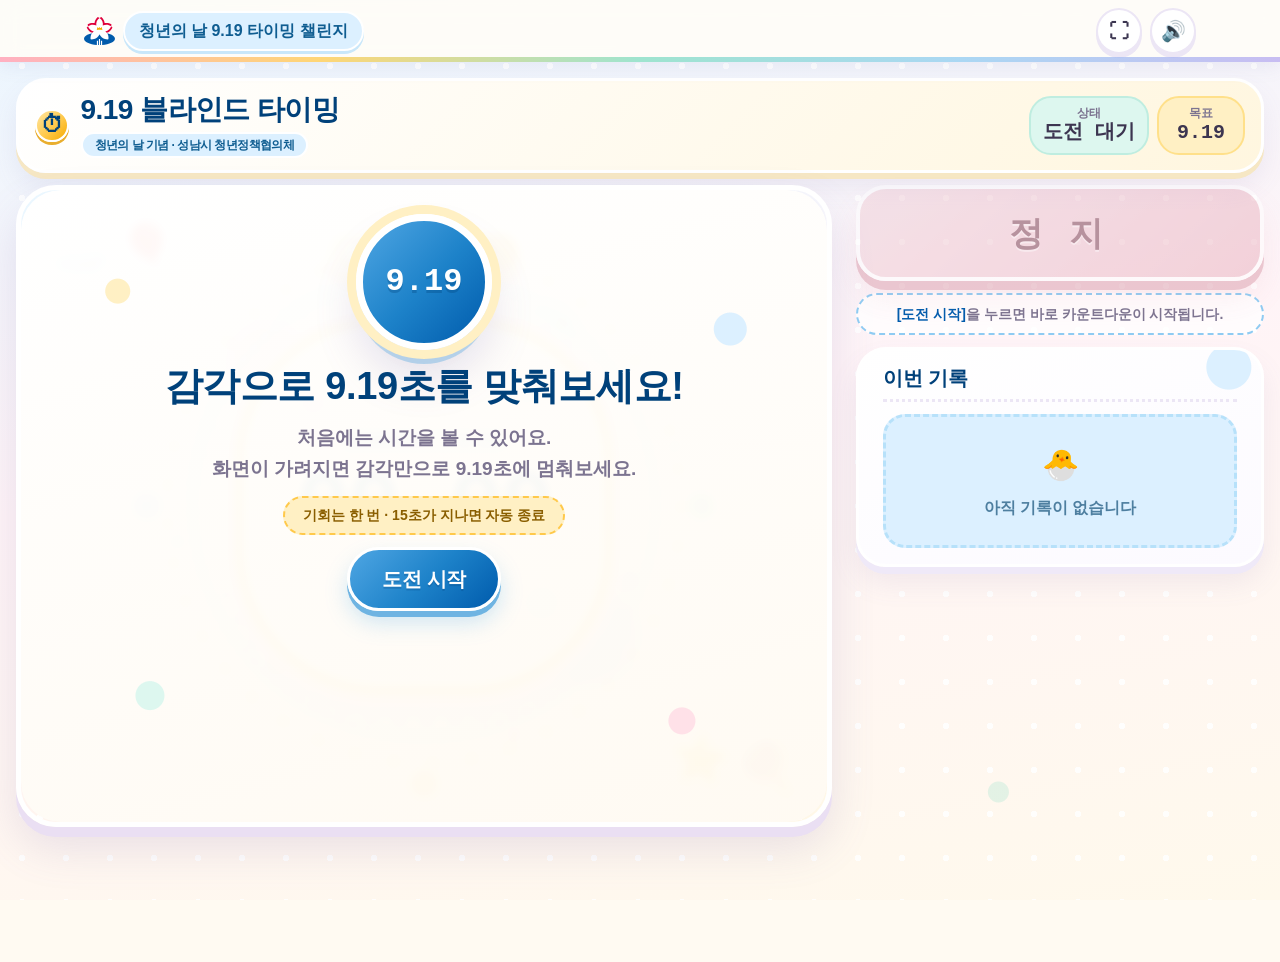
<file: index.html>
<!DOCTYPE html>
<html lang="ko">
<head>
<meta charset="utf-8">
<meta name="viewport" content="width=device-width, initial-scale=1, viewport-fit=cover">
<title>청년의 날 9.19 블라인드 타이밍 챌린지 | 성남시 청년정책협의체</title>
<meta name="description" content="성남시 청년정책협의체가 청년의 날을 기념해 여는 타이밍 챌린지입니다. 화면이 가려진 뒤 감각만으로 9.19초를 맞혀 보세요.">
<meta name="theme-color" content="#8FCBF2">
<meta name="format-detection" content="telephone=no">

<link rel="stylesheet" href="./css/tokens.css">
<link rel="stylesheet" href="./css/base.css">
<link rel="stylesheet" href="./css/components.css">
<link rel="stylesheet" href="./css/game-shell.css">
<link rel="stylesheet" href="./css/game.css">
</head>
<body>

<a class="skip-link" href="#main">본문 바로가기</a>

<!-- 헤더 (SNM.ui.mountHeader 가 이 자리를 치환) -->
<div id="appHeader"></div>

<main id="main" class="game-shell" tabindex="-1">
  <div class="game-shell__body">

    <!-- 제목과 HUD 를 한 덩어리로 묶어 전체폭 블록 수를 줄인다 -->
    <div class="game-bar">
      <h1 class="game-title">
        <span class="game-title__icon" aria-hidden="true">⏱</span>
        <span class="game-title__text">9.19 블라인드 타이밍
          <small>청년의 날 기념 · 성남시 청년정책협의체</small>
        </span>
      </h1>

      <div class="hud">
        <div class="hud__item">
          <span class="hud__label">상태</span>
          <span class="hud__value" id="hudTurn">도전 대기</span>
        </div>
        <div class="hud__item">
          <span class="hud__label">목표</span>
          <span class="hud__value num">9.19</span>
        </div>
      </div>
    </div>

    <div class="game-layout">
    <div class="game-stage" id="stage">

      <!-- 미니멀 스톱워치: 기존 wheel-* 클래스는 롤백 호환을 위해 유지 -->
      <div class="wheel-wrap" id="wheelWrap">
        <div class="time-fx" aria-hidden="true">
          <i></i><i></i><i></i><i></i><i></i><i></i><i></i><i></i>
        </div>
        <div class="pulse-aura pulse-aura--one" aria-hidden="true"></div>
        <div class="pulse-aura pulse-aura--two" aria-hidden="true"></div>
        <div class="wheel-goal" aria-hidden="true"><span></span> 목표 시간 9.19초</div>
        <div class="wheel-rotor" id="wheelRotor"></div>

        <div class="wheel-plate" id="plate">
          <div class="wheel-plate__mascot" id="plateMascot" aria-hidden="true" hidden></div>
          <div class="wheel-plate__mark" aria-hidden="true">SEONGNAM · 9.19</div>
          <div class="wheel-plate__big num" id="bigTime">00.00</div>
          <div class="wheel-plate__sub" id="segLabel">대기 중</div>
        </div>
      </div>

      <!-- 블라인드 커튼 (5~7초 이후 화면 전체를 가린다) -->
      <div class="curtain" id="curtain" aria-hidden="true">
        <div class="curtain__panel curtain__panel--top"></div>
        <div class="curtain__panel curtain__panel--bottom"></div>
        <div class="curtain__center">
          <div class="curtain__mascot" id="curtainMascot" hidden></div>
          <div class="curtain__timer-mark" aria-hidden="true">◉</div>
          <p class="curtain__title">이제 감각으로!</p>
          <p class="curtain__desc">9.19초라고 느껴지는 순간 <b>정지</b></p>
        </div>
      </div>

      <p class="sr-only" id="live" aria-live="polite"></p>

      <!-- 참가자 설정 오버레이 -->
      <div class="start-overlay setup" id="setupOverlay">
        <div class="setup__mascot" id="setupMascot" hidden></div>
        <div class="setup__timer-mark" aria-hidden="true">9.19</div>
        <h2>감각으로 9.19초를 맞춰보세요!</h2>
        <p class="setup__lead">
          <span>처음에는 시간을 볼 수 있어요.</span>
          <span class="setup__lead-line">화면이 가려지면 감각만으로 <b>9.19초</b>에 멈춰보세요.</span>
        </p>
        <p class="setup__rule">기회는 한 번 · 15초가 지나면 자동 종료</p>

        <ul class="setup__list" id="nameList" hidden></ul>

        <div class="setup__row" hidden>
          <button class="btn btn--ghost btn--sm" id="addPlayerBtn" type="button">+ 참가자 추가</button>
          <button class="btn btn--ghost btn--sm" id="blindModeBtn" type="button" aria-pressed="true">
            가림 시점: <b id="blindModeLabel">5~7초 랜덤</b>
          </button>
        </div>

        <button class="btn btn--primary btn--lg" id="startBtn" type="button">도전 시작</button>
      </div>

      <!-- 차례 안내 오버레이 -->
      <div class="start-overlay ready" id="readyOverlay" hidden>
        <div class="ready__mascot" id="readyMascot" hidden></div>
        <p class="ready__turn" id="readyTurn">1번째 차례</p>
        <h2 class="ready__name" id="readyName">참가자 1</h2>
        <p class="ready__desc">
          시작하면 <b>3 · 2 · 1</b> 카운트다운 후 시간이 흐릅니다.<br>
          기회는 <b>단 한 번</b>, 9.19초에 멈추세요!
        </p>
        <button class="btn btn--primary btn--lg" id="readyBtn" type="button">준비 완료 · 시작</button>
      </div>

    </div>

    <aside class="game-side">
    <div class="game-controls">
      <button class="btn btn--primary btn--lg btn--block" id="stopBtn" type="button" disabled>정 지</button>
    </div>

    <p class="game-hint" id="hint"><b>[도전 시작]</b>을 누르면 바로 카운트다운이 시작됩니다.</p>

    <!-- 진행 현황판 -->
    <section class="board" id="board" aria-labelledby="boardTitle">
      <header class="board__head">
        <h2 id="boardTitle" class="board__title">이번 기록</h2>
        <button class="btn btn--ghost btn--sm btn--reset" id="resetBtn" type="button" hidden>🗑 기록 초기화</button>
      </header>
      <ul class="board__list" id="boardList"></ul>
    </section>

    <!-- 히든 미션 보드 (적중 시 공개) -->
    <section class="missions" id="missionBoard" hidden aria-labelledby="missionTitle">
      <header class="board__head">
        <h2 id="missionTitle" class="board__title">🎁 히든 미션</h2>
        <span class="chip chip--gold" id="missionCount">0 / 5 공개</span>
      </header>
      <ul class="missions__list" id="missionList"></ul>
    </section>
    </aside>
    </div>

  </div>
</main>

<script src="./js/core/util.js"></script>
<script src="./js/core/store.js"></script>
<script src="./js/core/audio.js"></script>
<script src="./js/core/mascot.js"></script>
<script src="./js/core/ui.js"></script>
<script src="./js/game.js"></script>
</body>
</html>
</file>
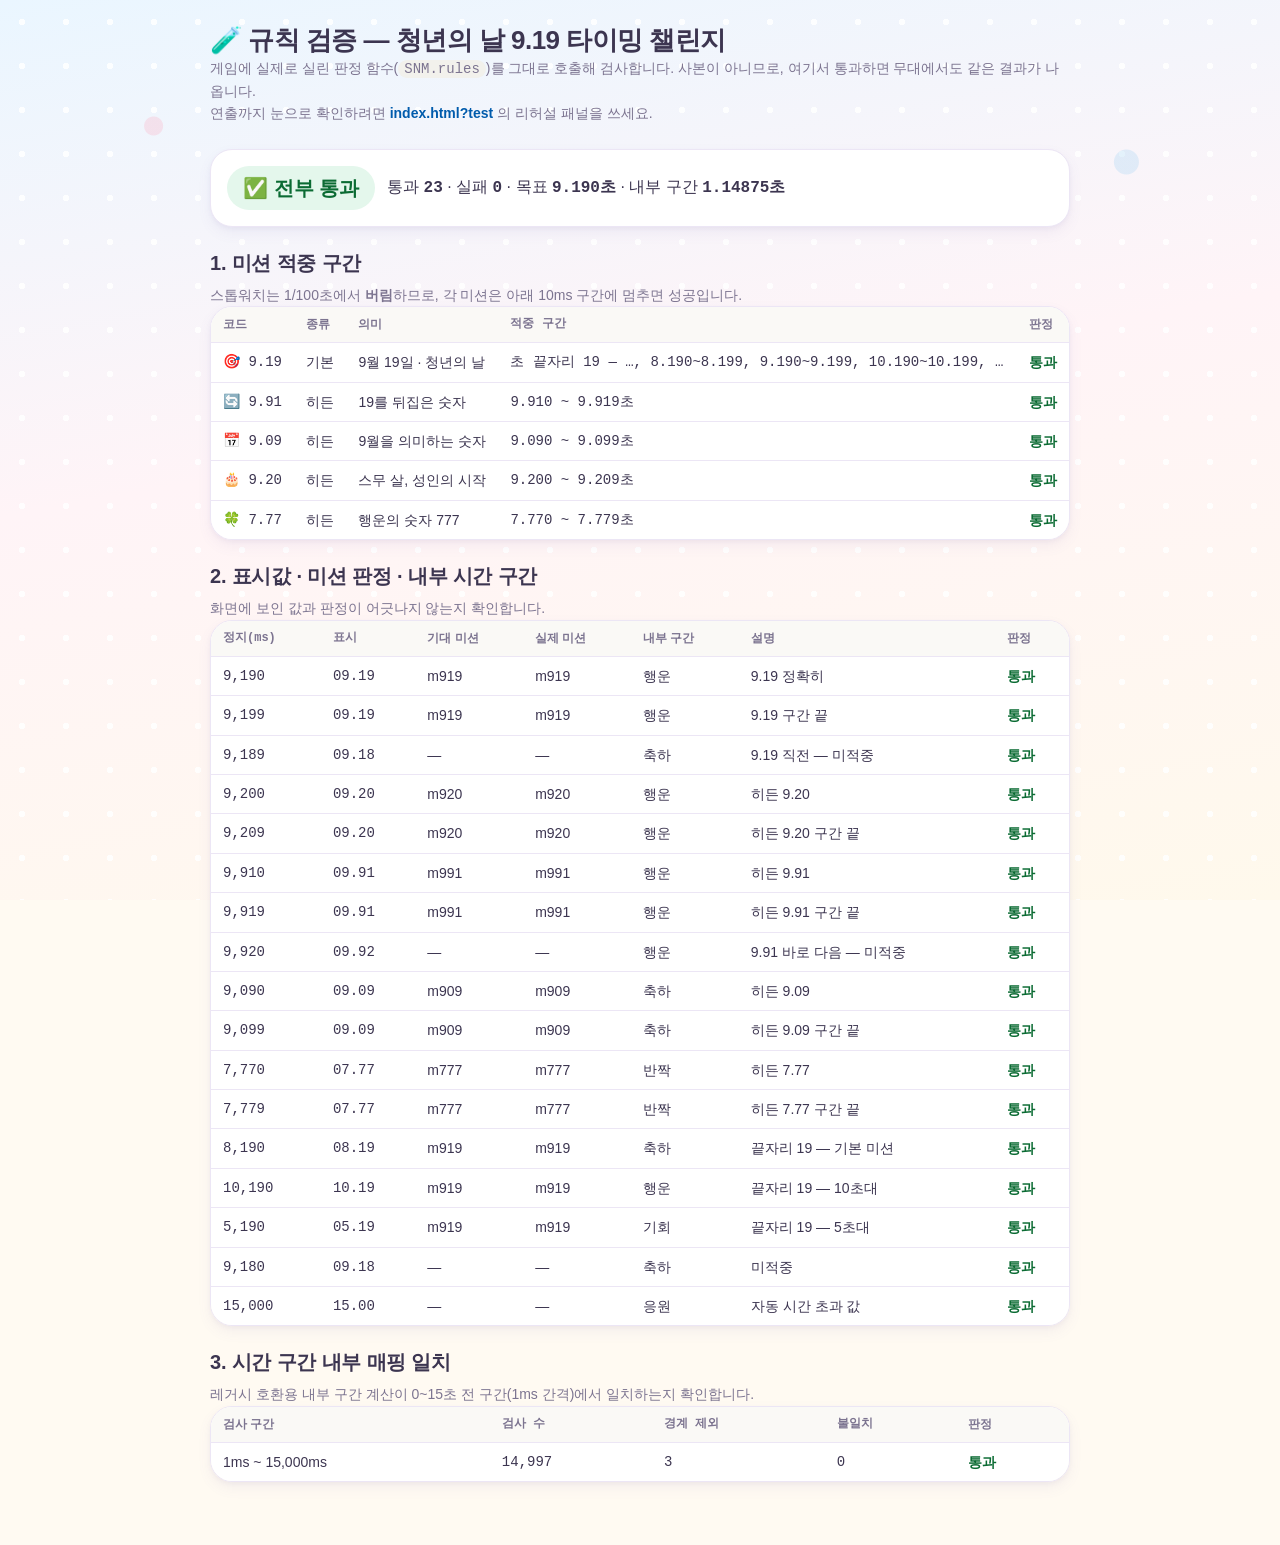
<file: test.html>
<!DOCTYPE html>
<html lang="ko">
<head>
<meta charset="utf-8">
<meta name="viewport" content="width=device-width, initial-scale=1">
<title>규칙 검증 · 청년의 날 9.19 타이밍 챌린지</title>
<link rel="stylesheet" href="./css/tokens.css">
<link rel="stylesheet" href="./css/base.css">
<link rel="stylesheet" href="./css/components.css">
<style>
  body{ padding:var(--sp-5) var(--sp-4) var(--sp-8); }
  .wrap{ max-width:860px; margin-inline:auto; display:flex; flex-direction:column; gap:var(--sp-5); }
  h1{ font-size:var(--fs-xl); }
  h2{ font-size:var(--fs-lg); margin-bottom:var(--sp-2); }
  .lead{ color:var(--c-text-sub); font-size:var(--fs-sm); }
  .summary{
    display:flex; align-items:center; gap:var(--sp-3); flex-wrap:wrap;
    padding:var(--sp-4); border-radius:var(--r-md);
    background:var(--c-surface); border:1px solid var(--c-border); box-shadow:var(--sh-1);
  }
  .summary__badge{
    padding:6px 16px; border-radius:var(--r-pill);
    font-weight:800; font-size:var(--fs-lg);
  }
  .summary__badge.pass{ background:#E4F7EC; color:#0B6B33; }
  .summary__badge.fail{ background:#FFE5EC; color:var(--sn-red-dark); }
  table{ width:100%; border-collapse:collapse; font-size:var(--fs-sm); background:var(--c-surface); }
  .scroll{ overflow-x:auto; border:1px solid var(--c-border); border-radius:var(--r-md); box-shadow:var(--sh-1); }
  th,td{ padding:8px 12px; text-align:left; border-bottom:1px solid var(--c-border); white-space:nowrap; }
  th{ background:var(--sn-gray-50); font-size:var(--fs-xs); color:var(--c-text-sub); }
  tr:last-child td{ border-bottom:0; }
  td.num, th.num{ font-family:var(--font-num); font-variant-numeric:tabular-nums; }
  .ok{ color:#0B6B33; font-weight:800; }
  .no{ color:var(--sn-red); font-weight:800; }
  tr.is-fail td{ background:#FFF0F4; }
  code{ font-family:var(--font-num); background:var(--sn-gray-100); padding:1px 6px; border-radius:var(--r-xs); }
  .back{ font-weight:700; }
</style>
</head>
<body>
<div class="wrap">

  <header>
    <h1>🧪 규칙 검증 — 청년의 날 9.19 타이밍 챌린지</h1>
    <p class="lead">
      게임에 실제로 실린 판정 함수(<code>SNM.rules</code>)를 그대로 호출해 검사합니다.
      사본이 아니므로, 여기서 통과하면 무대에서도 같은 결과가 나옵니다.
      <br>연출까지 눈으로 확인하려면 <a class="back" href="./index.html?test">index.html?test</a> 의 리허설 패널을 쓰세요.
    </p>
  </header>

  <div class="summary" id="summary"></div>

  <section>
    <h2>1. 미션 적중 구간</h2>
    <p class="lead">스톱워치는 1/100초에서 <b>버림</b>하므로, 각 미션은 아래 10ms 구간에 멈추면 성공입니다.</p>
    <div class="scroll"><table id="windows"></table></div>
  </section>

  <section>
    <h2>2. 표시값 · 미션 판정 · 내부 시간 구간</h2>
    <p class="lead">화면에 보인 값과 판정이 어긋나지 않는지 확인합니다.</p>
    <div class="scroll"><table id="cases"></table></div>
  </section>

  <section>
    <h2>3. 시간 구간 내부 매핑 일치</h2>
    <p class="lead">레거시 호환용 내부 구간 계산이 0~15초 전 구간(1ms 간격)에서 일치하는지 확인합니다.</p>
    <div class="scroll"><table id="sweep"></table></div>
  </section>

</div>

<script src="./js/core/util.js"></script>
<script src="./js/core/store.js"></script>
<script src="./js/core/audio.js"></script>
<script src="./js/core/mascot.js"></script>
<script src="./js/core/ui.js"></script>
<script src="./js/game.js"></script>
<script>
(function () {
  'use strict';
  var R = SNM.rules;
  var pass = 0, fail = 0;

  function mark(ok) { ok ? pass++ : fail++; return ok ? '<span class="ok">통과</span>' : '<span class="no">실패</span>'; }
  function ids(list) { return list.length ? list.join(', ') : '—'; }

  /* ── 1. 미션 적중 구간 ── */
  var wrows = '<tr><th>코드</th><th>종류</th><th>의미</th><th class="num">적중 구간</th><th>판정</th></tr>';
  R.MISSIONS.forEach(function (m) {
    var lo = m.cs * 10, hi = lo + 9;
    var range = (m.kind === 'basic')
      ? '초 끝자리 19 — …, 8.190~8.199, 9.190~9.199, 10.190~10.199, …'
      : (lo / 1000).toFixed(3) + ' ~ ' + (hi / 1000).toFixed(3) + '초';
    // 구간의 양 끝과 바로 바깥이 기대대로인지 확인
    var ok = R.evalMissions(lo).indexOf(m.id) >= 0 &&
             R.evalMissions(hi).indexOf(m.id) >= 0 &&
             R.evalMissions(lo - 1).indexOf(m.id) < 0 &&
             R.evalMissions(hi + 1).indexOf(m.id) < 0;
    wrows += '<tr class="' + (ok ? '' : 'is-fail') + '"><td class="num">' + m.icon + ' ' + m.code + '</td>' +
             '<td>' + (m.kind === 'basic' ? '기본' : '히든') + '</td>' +
             '<td>' + m.title + '</td>' +
             '<td class="num">' + range + '</td><td>' + mark(ok) + '</td></tr>';
  });
  document.getElementById('windows').innerHTML = wrows;

  /* ── 2. 표시값 · 판정 · 명소 ── */
  var CASES = [
    [9190,  '09.19', ['m919'], '9.19 정확히'],
    [9199,  '09.19', ['m919'], '9.19 구간 끝'],
    [9189,  '09.18', [],       '9.19 직전 — 미적중'],
    [9200,  '09.20', ['m920'], '히든 9.20'],
    [9209,  '09.20', ['m920'], '히든 9.20 구간 끝'],
    [9910,  '09.91', ['m991'], '히든 9.91'],
    [9919,  '09.91', ['m991'], '히든 9.91 구간 끝'],
    [9920,  '09.92', [],       '9.91 바로 다음 — 미적중'],
    [9090,  '09.09', ['m909'], '히든 9.09'],
    [9099,  '09.09', ['m909'], '히든 9.09 구간 끝'],
    [7770,  '07.77', ['m777'], '히든 7.77'],
    [7779,  '07.77', ['m777'], '히든 7.77 구간 끝'],
    [8190,  '08.19', ['m919'], '끝자리 19 — 기본 미션'],
    [10190, '10.19', ['m919'], '끝자리 19 — 10초대'],
    [5190,  '05.19', ['m919'], '끝자리 19 — 5초대'],
    [9180,  '09.18', [],       '미적중'],
    [15000, '15.00', [],       '자동 시간 초과 값']
  ];
  var crows = '<tr><th class="num">정지(ms)</th><th class="num">표시</th><th>기대 미션</th><th>실제 미션</th>' +
              '<th>내부 구간</th><th>설명</th><th>판정</th></tr>';
  CASES.forEach(function (c) {
    var got = R.evalMissions(c[0]);
    var shown = R.fmt(c[0]);
    var ok = (shown === c[1]) && (got.join(',') === c[2].join(','));
    crows += '<tr class="' + (ok ? '' : 'is-fail') + '">' +
             '<td class="num">' + c[0].toLocaleString('ko-KR') + '</td>' +
             '<td class="num">' + shown + '</td>' +
             '<td>' + ids(c[2]) + '</td><td>' + ids(got) + '</td>' +
             '<td>' + R.segAt(c[0]).short + '</td>' +
             '<td>' + c[3] + '</td><td>' + mark(ok) + '</td></tr>';
  });
  document.getElementById('cases').innerHTML = crows;

  /* ── 3. 각도 ↔ 명소 스윕 ── */
  // 레거시 호환용 각도 구간과 시간 구간이 동일한지 확인한다.
  function segByAngle(ms) {
    var A = (ms / R.TARGET_MS) * 360;
    var L = (360 - (A % 360)) % 360;
    var k = Math.floor(L / 45) % 8;
    return R.SEGMENTS[7 - k];
  }
  var bad = [], skipped = 0;
  for (var ms = 1; ms <= 15000; ms++) {
    if (ms % R.SEG_MS === 0) { skipped++; continue; }     // 칸 경계선 위 — 판정 대상 아님
    if (segByAngle(ms).short !== R.segAt(ms).short) bad.push(ms);
  }
  var sweepOK = (bad.length === 0);
  document.getElementById('sweep').innerHTML =
    '<tr><th>검사 구간</th><th class="num">검사 수</th><th class="num">경계 제외</th>' +
    '<th class="num">불일치</th><th>판정</th></tr>' +
    '<tr class="' + (sweepOK ? '' : 'is-fail') + '"><td>1ms ~ 15,000ms</td>' +
    '<td class="num">' + (15000 - skipped).toLocaleString('ko-KR') + '</td>' +
    '<td class="num">' + skipped + '</td>' +
    '<td class="num">' + bad.length + (bad.length ? ' (' + bad.slice(0, 8).join(', ') + '…)' : '') + '</td>' +
    '<td>' + mark(sweepOK) + '</td></tr>';

  /* ── 요약 ── */
  document.getElementById('summary').innerHTML =
    '<span class="summary__badge ' + (fail ? 'fail' : 'pass') + '">' +
      (fail ? '❌ ' + fail + '건 실패' : '✅ 전부 통과') + '</span>' +
    '<span>통과 <b class="num">' + pass + '</b> · 실패 <b class="num">' + fail + '</b>' +
    ' · 목표 <b class="num">' + R.fmt3(R.TARGET_MS) + '초</b>' +
    ' · 내부 구간 <b class="num">' + (R.SEG_MS / 1000).toFixed(5) + '초</b></span>';
})();
</script>
</body>
</html>
</file>
<file: css/tokens.css>
/* ============================================================
   성남 미니게임 랜드 — 디자인 토큰
   성남시 CI 컬러 기반 + 파스텔 캔디 레이어(아기자기 톤).
   모든 CSS 파일보다 먼저 로드할 것.
   ============================================================ */
:root{
  /* 현재 노출 화면의 성남시 CI 기반 이벤트 팔레트. */
  --event-navy:#00417A; --event-violet:#005BAC; --event-mint:#4D96D6;
  --event-coral:#DF003C; --event-yellow:#F6AB00; --event-bg:#F1F6FB;
  /* ── 브랜드 (성남시 CI) ── */
  --sn-gold:        #F6AB00;
  --sn-gold-dark:   #C98A00;
  --sn-gold-light:  #FFD466;
  --sn-blue:        #005BAC;
  --sn-blue-dark:   #00417A;
  --sn-blue-light:  #4D96D6;
  --sn-red:         #DF003C;
  --sn-red-dark:    #A8002D;
  --sn-red-light:   #FF5C82;
  --sn-white:       #FFFFFF;

  /* ── 파스텔 캔디 (아기자기 톤) ──
     브랜드 색을 한 톤 밝게 풀어 쓴 보조 팔레트. 큰 면적·장식에 사용. */
  --candy-sky:        #8FCBF2;   /* 성남 블루의 파스텔 */
  --candy-sky-soft:   #DCF0FF;
  --candy-butter:     #FFC94B;   /* 성남 골드의 파스텔 */
  --candy-butter-soft:#FFF0C4;
  --candy-berry:      #FF97B0;   /* 성남 레드의 파스텔 */
  --candy-berry-soft: #FFE1E8;
  --candy-mint:       #7FDCC2;
  --candy-mint-soft:  #DDF7EF;
  --candy-lilac:      #B6A8F0;
  --candy-lilac-soft: #ECE7FF;
  --candy-peach:      #FFB392;
  --candy-cream:      #FFFCF4;

  /* ── 뉴트럴 (살짝 따뜻하게) ── */
  --sn-gray-50:  #FAF9F6;
  --sn-gray-100: #F2F1EC;
  --sn-gray-200: #E6E4DD;
  --sn-gray-300: #CFCCC2;
  --sn-gray-400: #9E9C93;
  --sn-gray-600: #6A6A63;
  --sn-gray-800: #3A3A36;
  --sn-gray-900: #26262A;

  /* ── 시맨틱 ── */
  --c-bg:        var(--candy-cream);
  --c-surface:   var(--sn-white);
  --c-text:      #3C3550;          /* 순검정 대신 부드러운 자주빛 먹색 */
  --c-text-sub:  #7C7490;
  --c-border:    #ECE6F5;
  --c-success:   #2FBF7E;
  --c-warning:   var(--sn-gold);
  --c-danger:    var(--sn-red);
  --c-on-gold:   #6A4200;   /* 골드 배경 위 텍스트 (흰 글씨 금지) */

  /* ── 그라디언트 ── */
  --g-gold:  linear-gradient(135deg, #FFE6A3 0%, #FFC94B 55%, #F6AB00 100%);
  --g-blue:  linear-gradient(135deg, #4FA6E3 0%, #1D82C9 52%, #005BAC 100%);
  --g-berry: linear-gradient(135deg, #FFC0D0 0%, #FF97B0 100%);
  --g-mint:  linear-gradient(135deg, #BFF0E2 0%, #7FDCC2 100%);
  --g-hero:  radial-gradient(120% 90% at 50% 0%, #FFF6DF 0%, #FFFFFF 60%, #EAF6FF 100%);
  --g-sky:   linear-gradient(180deg, #CDEBFF 0%, #EAF6FF 62%, #FFF7E8 100%);
  /* 파스텔 무지개 — 리본·구분선용 */
  --g-rainbow: linear-gradient(90deg,#FF97B0,#FFC94B,#7FDCC2,#8FCBF2,#B6A8F0);

  /* ── 라운드 (전반적으로 더 동글동글하게) ── */
  --r-xs:  10px;
  --r-sm:  16px;
  --r-md:  22px;
  --r-lg:  30px;
  --r-xl:  40px;
  --r-pill: 999px;

  /* ── 그림자 ──
     sh-1~3 : 부드러운 라벤더 틴트 (칙칙한 회색 그림자 대신)
     sh-jelly-* : 아래로 떨어지는 단색 굽 — 젤리 버튼/카드용 */
  --sh-1: 0 2px 4px rgba(120,105,170,.06), 0 6px 14px rgba(120,105,170,.07);
  --sh-2: 0 4px 10px rgba(120,105,170,.10), 0 12px 28px rgba(120,105,170,.10);
  --sh-3: 0 12px 28px rgba(120,105,170,.16), 0 28px 64px rgba(120,105,170,.16);
  --sh-gold: 0 6px 18px rgba(246,171,0,.34);
  --sh-inset: inset 0 2px 0 rgba(255,255,255,.7);
  --sh-jelly-blue:  0 6px 0 #6FB4E2, 0 12px 22px rgba(87,173,230,.28);
  --sh-jelly-gold:  0 6px 0 #E9AE2E, 0 12px 22px rgba(246,171,0,.26);
  --sh-jelly-berry: 0 6px 0 #F07E99, 0 12px 22px rgba(255,151,176,.28);
  --sh-jelly-soft:  0 5px 0 #ECE6F5, 0 12px 22px rgba(120,105,170,.10);

  /* ── 간격 (4px 스케일) ── */
  --sp-1:4px; --sp-2:8px; --sp-3:12px; --sp-4:16px;
  --sp-5:24px; --sp-6:32px; --sp-7:48px; --sp-8:64px;

  /* ── 타이포 ── */
  --font-base: "Pretendard", "Pretendard Variable", -apple-system, BlinkMacSystemFont,
               "Apple SD Gothic Neo", "Malgun Gothic", "맑은 고딕",
               "Noto Sans KR", "Segoe UI", Roboto, sans-serif;
  --font-num:  "SF Mono", "JetBrains Mono", ui-monospace, Menlo, Consolas,
               "D2Coding", monospace;
  --fs-xs:12px; --fs-sm:14px; --fs-md:16px; --fs-lg:20px;
  --fs-xl:26px; --fs-2xl:34px; --fs-3xl:44px;
  --lh-tight:1.25; --lh-base:1.6;

  /* ── 모션 ── */
  --ease-out:  cubic-bezier(.2,.8,.3,1);
  --ease-pop:  cubic-bezier(.2,.9,.3,1.3);
  --dur-fast: 140ms; --dur-base: 240ms; --dur-slow: 420ms;

  /* ── 레이어 ── */
  --z-hud:10; --z-header:50; --z-toast:80; --z-modal:100;
}

@media (prefers-reduced-motion: reduce){
  *,*::before,*::after{
    animation-duration:.01ms !important;
    animation-iteration-count:1 !important;
    transition-duration:.01ms !important;
    scroll-behavior:auto !important;
  }
}
</file>
<file: css/base.css>
/* ============================================================
   base.css — 리셋 + 타이포 + 유틸리티
   ============================================================ */
*,*::before,*::after{ box-sizing:border-box; }
[hidden]{ display:none !important; }

html{ -webkit-text-size-adjust:100%; }

body{
  margin:0;
  font-family:var(--font-base);
  font-size:var(--fs-md);
  line-height:var(--lh-base);
  color:var(--c-text);
  /* 파스텔 하늘 + 물방울 도트 + 은은한 체크 — 칙칙함을 걷어내는 배경 */
  background-color:#FFFAF2;
  background-image:
    radial-gradient(circle at 12% 14%, rgba(255,151,176,.22) 0 9px, transparent 10px),
    radial-gradient(circle at 88% 18%, rgba(143,203,242,.24) 0 12px, transparent 13px),
    radial-gradient(circle at 78% 88%, rgba(127,220,194,.22) 0 10px, transparent 11px),
    radial-gradient(circle at 18% 82%, rgba(255,201,75,.22) 0 8px, transparent 9px),
    radial-gradient(circle at 50% 46%, rgba(182,168,240,.14) 0 6px, transparent 7px),
    radial-gradient(circle 3px at 50% 50%, rgba(255,255,255,.85) 98%, transparent 100%),
    linear-gradient(170deg,#EAF6FF 0%,#FFF4F7 46%,#FFF9EC 100%);
  background-size:auto,auto,auto,auto,auto,44px 44px,auto;
  background-attachment:fixed;
  -webkit-font-smoothing:antialiased;
  -moz-osx-font-smoothing:grayscale;
  overflow-x:hidden;
}

h1,h2,h3,h4,p,figure,ul,ol{ margin:0; }
ul,ol{ padding:0; list-style:none; }
img,svg{ display:block; max-width:100%; }
button,input,select,textarea{ font:inherit; color:inherit; }
button{ background:none; border:0; padding:0; cursor:pointer; }
a{ color:var(--sn-blue); text-decoration:none; }
a:hover{ text-decoration:underline; }

h1{ font-size:var(--fs-2xl); line-height:var(--lh-tight); font-weight:800; letter-spacing:-.02em; }
h2{ font-size:var(--fs-xl); line-height:var(--lh-tight); font-weight:800; letter-spacing:-.01em; }
h3{ font-size:var(--fs-lg); line-height:var(--lh-tight); font-weight:700; }

:focus-visible{ outline:3px dashed var(--candy-lilac); outline-offset:3px; border-radius:var(--r-xs); }

/* ── 컨테이너 ── */
.container{ width:100%; max-width:1080px; margin-inline:auto; padding-inline:var(--sp-4); }
@media (min-width:1024px){ .container{ padding-inline:var(--sp-5); } }
@media (min-width:1280px){ .container{ max-width:1160px; } }

/* ── 유틸리티 ── */
.num{ font-family:var(--font-num); font-variant-numeric:tabular-nums; }
.sr-only{
  position:absolute; width:1px; height:1px; padding:0; margin:-1px;
  overflow:hidden; clip:rect(0 0 0 0); white-space:nowrap; border:0;
}
.skip-link{
  position:absolute; left:var(--sp-4); top:-100px; z-index:calc(var(--z-modal) + 10);
  background:var(--sn-blue); color:#fff; padding:var(--sp-3) var(--sp-4);
  border-radius:var(--r-pill); font-weight:700; transition:top var(--dur-fast) var(--ease-out);
  box-shadow:var(--sh-2);
}
.skip-link:focus{ top:var(--sp-4); text-decoration:none; }

.no-select{ user-select:none; -webkit-user-select:none; -webkit-touch-callout:none; }
.touch{ touch-action:manipulation; }

/* ── 공용 아기자기 모션 ── */
@keyframes cute-bob{
  0%,100%{ transform:translateY(0) rotate(-2deg); }
  50%    { transform:translateY(-8px) rotate(2deg); }
}
@keyframes cute-twinkle{
  0%,100%{ opacity:.35; transform:scale(.85); }
  50%    { opacity:1;   transform:scale(1.15); }
}
@keyframes cute-wiggle{
  0%,100%{ transform:rotate(-3deg); }
  50%    { transform:rotate(3deg); }
}

/* ── 성나미 아이들 애니메이션 ── */
@keyframes nami-idle{
  from{ transform:translateY(0) rotate(-1deg); }
  to  { transform:translateY(-10px) rotate(1deg); }
}
.nami-idle{
  animation:nami-idle 3s var(--ease-out) infinite alternate;
  transform-origin:50% 80%;
}
@keyframes nami-pop{
  0%{ transform:scale(1); } 40%{ transform:scale(1.14); } 100%{ transform:scale(1); }
}
.nami-pop{ animation:nami-pop var(--dur-slow) var(--ease-pop); }
</file>
<file: css/components.css>
/* ============================================================
   components.css — 버튼 / 모달 / HUD / 토스트 / 카드 공통
   전반 톤: 파스텔 + 두꺼운 흰 테두리 + 아래로 떨어지는 젤리 굽
   ============================================================ */

/* ─────────── 버튼 ─────────── */
.btn{
  display:inline-flex; align-items:center; justify-content:center; gap:var(--sp-2);
  min-height:48px; padding:0 var(--sp-5);
  border-radius:var(--r-pill);
  font-weight:800; font-size:var(--fs-md); letter-spacing:-.01em;
  cursor:pointer; touch-action:manipulation; user-select:none;
  transition:transform var(--dur-fast) var(--ease-pop),
             filter var(--dur-fast) var(--ease-out),
             box-shadow var(--dur-fast) var(--ease-out);
  text-decoration:none; white-space:nowrap;
}
.btn:hover{ transform:translateY(-3px) rotate(-.6deg); filter:brightness(1.04); text-decoration:none; }
.btn:active{ transform:translateY(3px); box-shadow:0 1px 0 rgba(0,0,0,.12); }
.btn:disabled,.btn[aria-disabled="true"]{
  opacity:.42; cursor:not-allowed; transform:none; filter:grayscale(.35);
}
.btn--primary{
  background:var(--g-blue); color:#fff;
  border:3px solid #fff;
  text-shadow:0 2px 0 rgba(0,65,122,.25);
  box-shadow:var(--sh-jelly-blue);
}
.btn--secondary{
  background:var(--g-gold); color:var(--c-on-gold);
  border:3px solid #fff; box-shadow:var(--sh-jelly-gold);
}
.btn--ghost{
  background:var(--sn-white); color:var(--c-text);
  border:2.5px solid var(--c-border);
  box-shadow:var(--sh-jelly-soft);
}
.btn--ghost:hover{ border-color:var(--candy-sky); color:var(--sn-blue); }
.btn--danger{
  background:var(--g-berry); color:#7A0026;
  border:3px solid #fff; box-shadow:var(--sh-jelly-berry);
}
.btn--icon{
  width:46px; height:46px; min-height:46px; padding:0; border-radius:50%;
  background:var(--sn-white); border:2.5px solid var(--c-border);
  box-shadow:0 4px 0 #ECE6F5;
  font-size:var(--fs-lg);
}
.btn--icon:hover{ border-color:var(--candy-butter); }
.btn--sm{ min-height:40px; padding:0 var(--sp-4); font-size:var(--fs-sm); }
.btn--lg{ min-height:64px; padding:0 var(--sp-6); font-size:var(--fs-lg); }
.btn--block{ display:flex; width:100%; }

/* ─────────── 칩 ─────────── */
.chip{
  display:inline-flex; align-items:center; gap:4px;
  padding:4px 12px; border-radius:var(--r-pill);
  font-size:var(--fs-xs); font-weight:800; line-height:1.5;
  background:var(--sn-gray-100); color:var(--c-text-sub);
  border:1.5px solid rgba(255,255,255,.9);
}
.chip--gold{ background:var(--candy-butter-soft); color:#8A5E00; border-color:#FFE08A; }
.chip--blue{ background:var(--candy-sky-soft);    color:#0F5D91; border-color:#B7E1FA; }
.chip--red { background:var(--candy-berry-soft);  color:#B0224A; border-color:#FFC2D1; }

/* ─────────── 카드 ─────────── */
.card{
  background:var(--c-surface);
  border:2.5px solid var(--c-border);
  border-radius:var(--r-md);
  box-shadow:var(--sh-jelly-soft);
}

/* ─────────── 공통 헤더 ─────────── */
.app-header{
  position:sticky; top:0; z-index:var(--z-header);
  background:rgba(255,253,248,.9);
  -webkit-backdrop-filter:blur(10px); backdrop-filter:blur(10px);
  border-bottom:0;
  box-shadow:0 4px 18px rgba(120,105,170,.10);
}
/* 헤더 아래 파스텔 무지개 리본 */
.app-header::after{
  content:''; position:absolute; left:0; right:0; bottom:0; height:5px;
  background:var(--g-rainbow); opacity:.75;
}
.app-header__inner{
  display:flex; align-items:center; gap:var(--sp-3);
  min-height:62px; padding-block:var(--sp-2);
}
.app-header__brand{
  display:flex; align-items:center; gap:var(--sp-2);
  min-width:0;
  font-weight:800; color:var(--c-text); font-size:var(--fs-md);
}
.app-header__brand:hover{ text-decoration:none; }
.app-header__brand img{ height:28px; width:auto; }
/* 행사명이 길어도 헤더 버튼을 밀어내지 않도록 말줄임 처리 */
.app-header__brand > span{
  min-width:0; overflow:hidden; text-overflow:ellipsis; white-space:nowrap;
  padding:5px 14px; border-radius:var(--r-pill);
  background:var(--candy-sky-soft); color:#0F5D91;
  border:2px solid #fff; box-shadow:0 3px 0 #C9E7FA;
}
.app-header__mark{
  display:grid; place-items:center; width:42px; height:42px; border-radius:50%;
  background:var(--g-blue); color:#fff; font-family:var(--font-num); font-size:11px;
  border:2.5px solid #fff; box-shadow:0 4px 0 #6FB4E2;
}
.app-header__spacer{ flex:1; }
.app-header__actions{ display:flex; align-items:center; gap:var(--sp-2); }
@media (max-width:479px){
  .app-header__brand span{ font-size:var(--fs-sm); }
}

/* ─────────── HUD ─────────── */
.hud{
  display:flex; align-items:center; gap:var(--sp-2);
  width:100%; padding:var(--sp-3);
  background:linear-gradient(135deg,#FFFDF7,#FFF3F7);
  border:3px solid #fff;
  border-radius:var(--r-lg);
  box-shadow:0 6px 0 #F3E7F2, 0 14px 26px rgba(120,105,170,.10);
  z-index:var(--z-hud);
}
/* HUD 각 항목을 동글동글한 캡슐로 */
.hud__item{
  display:flex; flex-direction:column; align-items:center; justify-content:center;
  min-width:64px; padding:var(--sp-2) var(--sp-3);
  border-radius:var(--r-md);
  background:var(--sn-white);
  border:2px solid var(--candy-sky-soft);
}
.hud__item:first-child{ background:var(--candy-mint-soft); border-color:#BFEDE0; }
.hud__item:last-child{ background:var(--candy-butter-soft); border-color:#FFE08A; }
.hud__item--wide{ flex:1; min-width:0; background:var(--candy-lilac-soft); border-color:#DBD2FA; }
.hud__label{
  font-size:var(--fs-xs); color:var(--c-text-sub); font-weight:700; line-height:1.3;
  letter-spacing:.02em;
}
.hud__value{
  font-family:var(--font-num); font-variant-numeric:tabular-nums;
  font-size:var(--fs-lg); font-weight:800; line-height:1.2; color:var(--c-text);
  transition:transform var(--dur-fast) var(--ease-pop), color var(--dur-fast) linear;
}
.hud__value.is-bump{ transform:scale(1.18) rotate(-3deg); }
.hud__item.is-warning{ background:var(--candy-berry-soft); border-color:#FFC2D1; }
.hud__item.is-warning .hud__value{ color:var(--sn-red); animation:hud-pulse 1s infinite; }
@keyframes hud-pulse{ 0%,100%{ opacity:1; } 50%{ opacity:.45; } }

.progress{
  width:100%; height:14px; border-radius:var(--r-pill);
  background:var(--sn-gray-100); overflow:hidden;
  border:2px solid #fff; box-shadow:inset 0 2px 4px rgba(120,105,170,.10);
}
.progress > i{
  display:block; height:100%; width:0;
  background:var(--g-gold); border-radius:inherit;
  transition:width var(--dur-base) var(--ease-out);
}
.progress.is-warning > i{ background:var(--g-berry); }

/* 생명 하트 */
.lives{ display:flex; gap:2px; font-size:var(--fs-md); line-height:1; }
.lives span{ transition:opacity var(--dur-base) var(--ease-out), transform var(--dur-base) var(--ease-pop); }
.lives span.is-lost{ opacity:.2; transform:scale(.8); filter:grayscale(1); }

/* ─────────── 모달 ─────────── */
.modal-backdrop{
  position:fixed; inset:0; z-index:var(--z-modal);
  display:grid; place-items:center; padding:var(--sp-4);
  background:rgba(60,53,80,.42);
  -webkit-backdrop-filter:blur(5px); backdrop-filter:blur(5px);
  animation:modal-fade .18s var(--ease-out);
  overflow-y:auto;
}
@keyframes modal-fade{ from{ opacity:0; } to{ opacity:1; } }
.modal{
  width:100%; max-width:420px;
  background:
    radial-gradient(circle at 12% 8%, var(--candy-berry-soft) 0 26px, transparent 27px),
    radial-gradient(circle at 90% 12%, var(--candy-sky-soft) 0 30px, transparent 31px),
    radial-gradient(circle at 86% 94%, var(--candy-mint-soft) 0 24px, transparent 25px),
    linear-gradient(160deg,#FFFFFF,#FFFBF4);
  border:4px solid #fff;
  border-radius:var(--r-xl);
  box-shadow:0 10px 0 rgba(182,168,240,.28), var(--sh-3);
  padding:var(--sp-5);
  text-align:center; position:relative;
  animation:modal-in .3s var(--ease-pop);
  max-height:calc(100dvh - 32px); overflow-y:auto;
}
/* 모달 상단 무지개 리본 */
.modal::before{
  content:''; position:absolute; left:14%; right:14%; top:0; height:6px;
  border-radius:0 0 var(--r-pill) var(--r-pill);
  background:var(--g-rainbow);
}
@supports not (height:100dvh){ .modal{ max-height:calc(100vh - 32px); } }
@keyframes modal-in{
  from{ opacity:0; transform:scale(.88) translateY(18px) rotate(-1.5deg); }
  to  { opacity:1; transform:none; }
}
.modal__mascot{ width:130px; margin:0 auto var(--sp-2); }
.modal__title{ font-size:var(--fs-xl); font-weight:800; margin-bottom:var(--sp-2); color:var(--sn-blue-dark); }
.modal__grade{
  display:inline-block; margin-bottom:var(--sp-3);
  padding:6px 18px; border-radius:var(--r-pill);
  background:var(--g-gold); color:var(--c-on-gold);
  border:2.5px solid #fff; box-shadow:var(--sh-jelly-gold);
  font-weight:800; font-size:var(--fs-sm);
}
.modal__score{
  font-family:var(--font-num); font-variant-numeric:tabular-nums;
  font-size:var(--fs-3xl); font-weight:800; color:var(--sn-blue);
  line-height:1.1; margin-bottom:var(--sp-1);
}
.modal__score-unit{ font-size:var(--fs-lg); color:var(--c-text-sub); margin-left:2px; }
.modal__best-ribbon{
  display:inline-block; margin-bottom:var(--sp-3);
  padding:6px 18px; border-radius:var(--r-pill);
  background:var(--g-gold); color:var(--c-on-gold);
  border:2.5px solid #fff;
  font-weight:800; font-size:var(--fs-sm); box-shadow:var(--sh-gold);
  animation:ribbon-glow 1.4s var(--ease-out) infinite alternate;
}
@keyframes ribbon-glow{ from{ filter:brightness(1); transform:rotate(-1.5deg); } to{ filter:brightness(1.18); transform:rotate(1.5deg); } }
.modal__rows{
  margin:var(--sp-3) 0; padding:var(--sp-3) var(--sp-4);
  background:rgba(255,255,255,.75);
  border:2px dashed var(--candy-sky);
  border-radius:var(--r-md); text-align:left;
}
.modal__row{
  display:flex; justify-content:space-between; gap:var(--sp-3);
  padding:6px 0; font-size:var(--fs-sm); font-weight:700;
}
.modal__row + .modal__row{ border-top:2px dotted var(--c-border); }
.modal__row b{ font-family:var(--font-num); font-variant-numeric:tabular-nums; color:var(--sn-blue-dark); }
.modal__badges{
  display:flex; flex-wrap:wrap; justify-content:center; gap:var(--sp-2);
  margin:var(--sp-3) 0;
}
.modal__badge{
  display:flex; align-items:center; gap:6px;
  padding:7px 16px; border-radius:var(--r-pill);
  background:var(--candy-butter-soft); color:#8A5E00;
  border:2px solid #fff; box-shadow:0 4px 0 #FFE08A;
  font-weight:800; font-size:var(--fs-sm);
  animation:modal-in .4s var(--ease-pop) backwards;
}
.modal__note{ font-size:var(--fs-xs); color:var(--c-text-sub); margin-top:var(--sp-2); font-weight:600; }
.modal__buttons{ display:flex; flex-direction:column; gap:var(--sp-3); margin-top:var(--sp-4); }
@media (min-width:480px){ .modal__buttons{ flex-direction:row; justify-content:center; } }
.modal__buttons .btn{ flex:1; }

/* ─────────── 토스트 ─────────── */
.toast-wrap{
  position:fixed; left:50%; bottom:calc(24px + env(safe-area-inset-bottom));
  transform:translateX(-50%); z-index:var(--z-toast);
  display:flex; flex-direction:column; align-items:center; gap:var(--sp-2);
  pointer-events:none; width:max-content; max-width:calc(100vw - 32px);
}
.toast{
  padding:11px 22px; border-radius:var(--r-pill);
  background:#fff; color:var(--c-text);
  border:3px solid var(--candy-lilac);
  font-size:var(--fs-sm); font-weight:800;
  box-shadow:0 6px 0 rgba(182,168,240,.45), var(--sh-2);
  animation:toast-in var(--dur-base) var(--ease-pop);
}
.toast.is-out{ animation:toast-out var(--dur-base) var(--ease-out) forwards; }
@keyframes toast-in { from{ opacity:0; transform:translateY(14px) scale(.9); } to{ opacity:1; transform:none; } }
@keyframes toast-out{ to{ opacity:0; transform:translateY(10px) scale(.95); } }

/* ─────────── 카운트다운 ─────────── */
.countdown{
  position:absolute; inset:0; z-index:calc(var(--z-hud) + 5);
  display:grid; place-items:center;
  background:radial-gradient(circle at 50% 45%,rgba(255,255,255,.9) 0 38%,rgba(234,246,255,.72) 100%);
  -webkit-backdrop-filter:blur(3px); backdrop-filter:blur(3px);
  border-radius:inherit; pointer-events:none;
}
/* 3·2·1 한 글자일 때는 원, "시작!" 처럼 길어지면 캡슐로 늘어난다.
   (고정 폭으로 두면 "시작!" 이 줄바꿈된다) */
.countdown__num{
  display:grid; place-items:center;
  min-width:1.7em; height:1.7em;
  padding-inline:.36em;
  white-space:nowrap;
  border-radius:var(--r-pill);
  font-family:var(--font-num); font-weight:800; font-size:88px;
  background:linear-gradient(160deg,#fff,#FFF3F7);
  border:7px solid var(--candy-butter);
  color:var(--sn-blue);
  text-shadow:0 4px 0 var(--candy-sky-soft);
  box-shadow:0 10px 0 rgba(255,201,75,.35), 0 22px 40px rgba(120,105,170,.20);
  animation:cd-pop .7s var(--ease-out);
}
@keyframes cd-pop{
  from{ opacity:0; transform:scale(1.6) rotate(-10deg); }
  60% { opacity:1; transform:scale(1) rotate(0deg); }
  to  { opacity:0; transform:scale(.88) rotate(6deg); }
}

/* ─────────── 플로팅 점수 텍스트 ─────────── */
.float-text{
  position:fixed; z-index:var(--z-toast); pointer-events:none;
  font-family:var(--font-num); font-weight:800; font-size:var(--fs-lg);
  text-shadow:0 2px 6px rgba(255,255,255,.9), 0 0 2px rgba(255,255,255,.9);
  animation:float-up .9s var(--ease-out) forwards;
  transform:translate(-50%,-50%);
}
@keyframes float-up{
  0%  { opacity:0; transform:translate(-50%,-50%) scale(.7); }
  20% { opacity:1; transform:translate(-50%,-80%) scale(1.1); }
  100%{ opacity:0; transform:translate(-50%,-170%) scale(1); }
}

/* ─────────── 컨페티 ─────────── */
.confetti-wrap{ position:fixed; inset:0; z-index:calc(var(--z-modal) + 1); pointer-events:none; overflow:hidden; }
.confetti{
  position:absolute; top:-16px; width:11px; height:11px; border-radius:50%;
  animation:confetti-fall linear forwards;
}
.confetti:nth-child(3n){ border-radius:3px; width:9px; height:14px; }
.confetti:nth-child(4n){ border-radius:50% 50% 50% 0; }
@keyframes confetti-fall{
  0%  { opacity:1; transform:translateY(0) rotate(0deg); }
  100%{ opacity:.15; transform:translateY(105vh) rotate(720deg); }
}
.app-header__ci{ width:38px; height:38px; object-fit:contain; flex:none; }
</file>
<file: css/game-shell.css>
/* ============================================================
   game-shell.css — 게임 5종이 공유하는 껍데기 레이아웃
   ============================================================ */
.game-shell{
  display:flex; flex-direction:column;
  min-height:100vh; min-height:100dvh;
}
.game-shell__body{
  flex:1;
  display:flex; flex-direction:column; gap:var(--sp-3);
  width:100%; margin-inline:auto;
  padding:var(--sp-4) var(--sp-4) max(var(--sp-4), env(safe-area-inset-bottom));
}

/* 게임별 최대 폭은 각 style.css 에서 --stage-max 로 지정 */
.game-shell__body{ max-width:var(--stage-max, 560px); }

/* ─── 제목 + HUD 통합 바 ───
   전체폭 카드가 제목 바 / HUD 바 / 스테이지로 세 겹 쌓이면 무거워 보인다.
   앞의 둘을 한 장의 카드로 합치고, 좁은 화면에서는 두 줄로 접힌다. */
.game-bar{
  display:flex; align-items:center; justify-content:space-between;
  flex-wrap:wrap; gap:var(--sp-3);
  width:100%;
  padding:var(--sp-3) var(--sp-4);
  border-radius:var(--r-lg);
  background:linear-gradient(135deg,#FFFFFF,#FFF6DF);
  border:3px solid #fff;
  box-shadow:0 6px 0 #F6E7C4, 0 14px 26px rgba(120,105,170,.10);
}

.game-title{
  display:flex; align-items:center; gap:var(--sp-3);
  min-width:0;
  font-size:clamp(19px,2.2vw,28px); font-weight:800;
  color:var(--sn-blue-dark);
}
/* 통합 바 안에서는 제목이 자기 배경을 갖지 않는다 (바가 곧 배경) */
.game-bar .game-title{ flex:1 1 260px; }

/* 제목 앞 이모지를 동글한 배지로 */
.game-title__icon,
.game-title > [aria-hidden]{
  flex:none;
  display:grid; place-items:center;
  width:1.5em; height:1.5em; border-radius:50%;
  background:var(--g-gold); border:2px solid #fff;
  box-shadow:0 3px 0 #E9AE2E;
  font-size:.8em;
  animation:cute-wiggle 2.6s var(--ease-out) infinite;
}
/* 게임명 위, 행사·주최 부제 아래 — 부제가 길어도 제목을 밀지 않는다 */
.game-title__text{
  display:flex; flex-direction:column; align-items:flex-start; gap:5px;
  min-width:0; line-height:1.2;
}
.game-title small{
  display:block; max-width:100%;
  font-size:var(--fs-xs); font-weight:800;
  padding:4px 12px; border-radius:var(--r-pill);
  background:var(--candy-sky-soft); color:#0F5D91;
  border:2px solid #fff;
  word-break:keep-all;
}

/* 통합 바 안의 HUD 는 카드가 아니라 캡슐 두 개로만 존재한다 */
.game-bar .hud{
  flex:0 0 auto;
  width:auto; padding:0;
  background:none; border:0; box-shadow:none; border-radius:0;
}
.game-bar .hud__item{ min-width:88px; }
.game-bar .hud__item--wide{ flex:0 0 auto; }
@media (max-width:559px){
  .game-bar{ justify-content:center; }
  .game-bar .hud{ flex:1 1 100%; }
  .game-bar .hud__item{ flex:1 1 0; }
}

.game-stage{
  position:relative;
  flex:1; display:grid; place-items:center;
  padding:var(--sp-4);
  background:var(--c-surface);
  border:3px solid #fff;
  border-radius:var(--r-xl);
  box-shadow:var(--sh-2);
  overflow:hidden;
  touch-action:manipulation;
  user-select:none; -webkit-user-select:none;
}
.game-stage--flat{ background:transparent; border:0; box-shadow:none; padding:0; }

.game-controls{
  display:flex; gap:var(--sp-2); align-items:center; justify-content:center;
  flex-wrap:wrap;
}

/* 게임 안내 문구 */
.game-hint{
  text-align:center; font-size:var(--fs-sm); font-weight:700; color:var(--c-text-sub);
  min-height:1.6em;
  padding:var(--sp-2) var(--sp-3);
  border-radius:var(--r-pill);
  background:rgba(255,255,255,.72);
  border:2px dashed var(--candy-sky);
}
.game-hint b{ color:var(--sn-blue); }

/* 시작 오버레이 (플레이 전) */
.start-overlay{
  position:absolute; inset:0; z-index:calc(var(--z-hud) + 4);
  display:flex; flex-direction:column; align-items:center; justify-content:center;
  gap:var(--sp-3); padding:var(--sp-5);
  background:
    radial-gradient(circle at 12% 16%,var(--candy-butter-soft) 0 12px,transparent 13px),
    radial-gradient(circle at 88% 22%,var(--candy-sky-soft) 0 16px,transparent 17px),
    radial-gradient(circle at 82% 84%,var(--candy-berry-soft) 0 13px,transparent 14px),
    radial-gradient(circle at 16% 80%,var(--candy-mint-soft) 0 14px,transparent 15px),
    linear-gradient(165deg,rgba(255,255,255,.97),rgba(255,250,242,.97));
  -webkit-backdrop-filter:blur(4px); backdrop-filter:blur(4px);
  border-radius:inherit; text-align:center;
}
.start-overlay__mascot{ width:120px; }
.start-overlay h2{
  font-size:clamp(24px,3.1vw,38px); color:var(--sn-blue-dark);
  word-break:keep-all; line-height:1.3;
}
.start-overlay p{ font-size:clamp(15px,1.7vw,19px); color:var(--c-text-sub); max-width:38ch; }
.start-overlay[hidden]{ display:none; }

/* 가로모드 저높이 대응 */
@media (max-height:480px) and (orientation:landscape){
  .app-header__inner{ min-height:48px; }
  .game-shell__body{ padding-block:var(--sp-2); gap:var(--sp-2); }
  .game-title{ font-size:var(--fs-md); }
  .game-bar{ padding:var(--sp-2) var(--sp-3); }
  .hud{ padding:var(--sp-2); }
  .start-overlay__mascot{ width:76px; }
}
</file>
<file: css/game.css>
/* ============================================================
   성남시 9.19 블라인드 타이밍 — 게임 전용 스타일
   core CSS(tokens/base/components/game-shell) 이후에 로드된다.
   ============================================================ */

.game-shell__body{ --stage-max: 1320px; }

/* 무대 미러링용 — 넓은 화면에서는 조금 더 크게 */
.game-layout{ display:grid; gap:var(--sp-5); min-width:0; }
.game-side{ display:flex; flex-direction:column; gap:var(--sp-3); min-width:0; }
@media (min-width:900px){
  .game-layout{ grid-template-columns:minmax(0,2fr) minmax(300px,1fr); align-items:start; }
  .game-stage{ min-height:610px; }
  .game-side{ position:sticky; top:80px; }
}

#stage{
  /* 물방울 도트가 흩뿌려진 파스텔 하늘 */
  background:
    radial-gradient(circle at 20% 12%, rgba(255,255,255,.85) 0 34px, transparent 35px),
    radial-gradient(circle at 82% 78%, rgba(255,255,255,.7) 0 28px, transparent 29px),
    radial-gradient(circle 3.5px at 50% 50%, rgba(255,255,255,.9) 98%, transparent 100%),
    linear-gradient(165deg,#EAF7FF 0%,#FFF2F7 52%,#FFF8E7 100%);
  background-size:auto,auto,38px 38px,auto;
  min-height:500px;
  border:5px solid #fff;
  border-radius:var(--r-xl);
  box-shadow:0 10px 0 #EADFF3, 0 22px 44px rgba(120,105,170,.16);
}
#stage::before,#stage::after{
  position:absolute; z-index:0; font-size:clamp(28px,3.6vw,44px);
  filter:drop-shadow(0 6px 6px rgba(120,105,170,.14)); pointer-events:none;
  line-height:1;
}
#stage::before{ content:'☁️ 🎈'; left:4%; top:6%; transform:rotate(-6deg); animation:cute-bob 5.2s ease-in-out infinite; }
#stage::after{ content:'⭐ 🍭'; right:4%; bottom:6%; transform:rotate(6deg); animation:cute-bob 6.4s ease-in-out infinite reverse; }

.hud__value--name{
  font-family:var(--font-base);
  font-size:var(--fs-lg);
  white-space:nowrap; overflow:hidden; text-overflow:ellipsis;
  max-width:100%;
}

/* ─────────────── 미니멀 스톱워치 ─────────────── */
.wheel-wrap{
  position:relative;
  width:100%;
  max-width:600px;
  aspect-ratio:1 / 1;
  margin-inline:auto;
  display:grid;
  place-items:center;
  isolation:isolate;
  border-radius:50%;
  z-index:1;
  background:
    radial-gradient(circle at 24% 26%,rgba(255,151,176,.35) 0 6%,transparent 7%),
    radial-gradient(circle at 78% 72%,rgba(143,203,242,.38) 0 7%,transparent 8%),
    radial-gradient(circle at 70% 22%,rgba(127,220,194,.32) 0 5%,transparent 6%),
    radial-gradient(circle,#FFFDF2 0,rgba(255,246,223,.8) 34%,rgba(214,238,255,.42) 58%,transparent 74%);
}

.pulse-aura{
  position:absolute; inset:11%;
  border:5px dashed rgba(143,203,242,.55); border-radius:50%;
  pointer-events:none;
}
.pulse-aura--one{ animation:pulse-breathe 2.6s ease-in-out infinite; }
.pulse-aura--two{
  inset:20%; border-style:dotted; border-width:7px;
  border-color:rgba(255,151,176,.5);
  animation:pulse-breathe 2.6s .85s ease-in-out infinite;
}
@keyframes pulse-breathe{ 0%,100%{ transform:scale(.9) rotate(0deg); opacity:.3; } 50%{ transform:scale(1.18) rotate(8deg); opacity:.85; } }

.wheel-goal{
  position:absolute;
  top:4%; left:0; right:0;
  width:max-content; margin-inline:auto;
  z-index:calc(var(--z-hud) + 2);
  padding:9px 20px;
  border-radius:var(--r-pill);
  background:var(--g-gold);
  border:3px solid #fff;
  color:var(--c-on-gold);
  font-family:var(--font-num);
  font-size:var(--fs-sm);
  font-weight:800;
  letter-spacing:.02em;
  box-shadow:var(--sh-jelly-gold);
  pointer-events:none;
  white-space:nowrap;
  animation:cute-bob 4.4s ease-in-out infinite;
}
.wheel-goal span{
  display:inline-block; width:8px; height:8px; margin-right:7px;
  border-radius:50%; background:#fff;
  box-shadow:0 0 10px #fff, 0 0 0 2px rgba(255,255,255,.6);
}

.wheel-rotor{
  width:100%; height:100%;
  will-change:transform;
  filter:none;
}
.wheel-rotor svg{ width:100%; height:100%; display:block; }

/* 중앙 판독판 (스톱워치) — 두꺼운 흰 테두리 + 파스텔 이중 링 스티커 */
.wheel-plate{
  position:absolute;
  width:60%; height:60%;
  border-radius:38%;
  background:
    radial-gradient(circle at 18% 20%,var(--candy-berry-soft) 0 16px,transparent 17px),
    radial-gradient(circle at 84% 78%,var(--candy-mint-soft) 0 19px,transparent 20px),
    radial-gradient(circle at 80% 18%,var(--candy-sky-soft) 0 11px,transparent 12px),
    linear-gradient(150deg,#FFFFFF,#FFFBEF);
  border:7px solid #fff;
  box-shadow:
    0 0 0 9px var(--candy-butter),
    0 0 0 17px var(--candy-berry-soft),
    0 18px 0 rgba(182,168,240,.28),
    0 26px 46px rgba(120,105,170,.22),
    inset 0 0 34px rgba(255,211,102,.14);
  display:flex; flex-direction:column; align-items:center; justify-content:center;
  gap:3px;
  overflow:hidden;
  z-index:calc(var(--z-hud) + 1);
  pointer-events:none;
  transition:box-shadow var(--dur-base) var(--ease-out);
}
.wheel-plate__mascot{ width:34px; height:34px; }
.wheel-plate__mascot svg{ width:100%; height:100%; }
.wheel-plate__mark{
  font-family:var(--font-num); font-size:clamp(10px,1.5vw,14px); font-weight:900;
  color:#0F5D91; letter-spacing:.12em;
  background:var(--candy-sky-soft); border:2px solid #fff;
  border-radius:var(--r-pill); padding:4px 12px;
}
.wheel-plate__big{
  font-size:clamp(58px, 9vw, 88px);
  font-weight:800;
  line-height:1.05;
  letter-spacing:-.02em;
  color:#2C7FB8;
  text-shadow:3px 3px 0 var(--candy-sky-soft), 6px 6px 0 rgba(255,201,75,.42);
  min-width:5ch;
  text-align:center;
  transition:color var(--dur-fast) var(--ease-out);
}
.wheel-plate__sub{
  font-size:clamp(13px,1.6vw,17px);
  font-weight:800;
  color:#C4627E;
  text-align:center;
  padding:2px 12px;
  border-radius:var(--r-pill);
  background:var(--candy-berry-soft);
  white-space:nowrap;
}

/* 마스킹 구간 */
.wheel-plate.is-half .wheel-plate__big{ color:#9BAEC4; text-shadow:2px 2px 0 #EEF6FC; }
.wheel-plate.is-blind .wheel-plate__big{ color:#C3CEDA; text-shadow:none; }

/* 적중 연출 */
.wheel-plate.is-hit{
  border-color:#fff;
  box-shadow:
    0 0 0 9px var(--sn-gold),
    0 0 0 17px var(--candy-butter-soft),
    0 18px 0 rgba(246,171,0,.3),
    0 26px 46px rgba(246,171,0,.3),
    inset 0 0 40px rgba(255,211,102,.3);
  animation:plate-hit 1.1s var(--ease-pop) 2;
}
.wheel-plate.is-hit .wheel-plate__big{
  color:var(--sn-gold-dark);
  text-shadow:0 0 18px rgba(246,171,0,.55);
}
@keyframes plate-hit{
  0%,100%{ transform:scale(1) rotate(0deg); }
  42%    { transform:scale(1.09) rotate(-2deg); }
}

/* 감속 중 살짝 흔들리는 판 */
.wheel-plate.is-spinning{ animation:plate-wobble 1.15s ease-in-out infinite alternate; }
@keyframes plate-wobble{
  from{ transform:scale(.99) rotate(-1deg); }
  to  { transform:scale(1.025) rotate(1deg); }
}

/* 떠다니는 파스텔 물방울 */
.time-fx{ position:absolute; inset:0; pointer-events:none; }
.time-fx i{
  position:absolute; width:16px; height:16px; border-radius:50%;
  background:var(--candy-sky); opacity:.6;
  border:2px solid rgba(255,255,255,.9);
  box-shadow:0 4px 0 rgba(120,105,170,.10);
  animation:float-dot 2.8s ease-in-out infinite;
}
.time-fx i:nth-child(1){ left:14%; top:28%; background:var(--candy-berry); }
.time-fx i:nth-child(2){ left:24%; top:75%; animation-delay:-.5s; background:var(--candy-butter); }
.time-fx i:nth-child(3){ left:72%; top:18%; animation-delay:-1s; background:var(--candy-mint); }
.time-fx i:nth-child(4){ left:83%; top:61%; animation-delay:-1.5s; background:var(--candy-lilac); }
.time-fx i:nth-child(3n){ border-radius:50% 50% 50% 0; transform:rotate(45deg); }
.time-fx i:nth-child(5){ left:48%; top:5%;  animation-delay:-2s;   width:11px; height:11px; background:var(--candy-peach); }
.time-fx i:nth-child(6){ left:8%;  top:55%; animation-delay:-.8s;  width:11px; height:11px; }
.time-fx i:nth-child(7){ left:64%; top:87%; animation-delay:-1.8s; width:13px; height:13px; background:var(--candy-berry); }
.time-fx i:nth-child(8){ left:91%; top:39%; animation-delay:-2.3s; width:11px; height:11px; background:var(--candy-mint); }
@keyframes float-dot{ 0%,100%{ transform:translateY(5px) scale(.85); opacity:.3; } 50%{ transform:translateY(-9px) scale(1.18); opacity:.8; } }
@media (prefers-reduced-motion:reduce){ .pulse-aura,.wheel-plate.is-spinning,.wheel-goal,#stage::before,#stage::after{ animation:none; } }

/* ─────────────── 블라인드 커튼 ─────────────── */
.curtain{
  position:absolute; inset:0;
  z-index:calc(var(--z-hud) + 3);
  border-radius:inherit;
  overflow:hidden;
  pointer-events:none;
  visibility:hidden;
}
.curtain.is-active{ visibility:visible; }

.curtain__panel{
  position:absolute; left:0; right:0;
  height:51%;
  /* 파스텔 사탕 줄무늬 커튼 */
  background:
    repeating-linear-gradient(135deg,
      rgba(255,255,255,.26) 0 18px, rgba(255,255,255,0) 18px 36px),
    linear-gradient(150deg,#9B87E8 0%,#5FA8DE 55%,#4FC0A6 100%);
  box-shadow:0 0 26px rgba(120,105,170,.28);
  transition:transform 420ms var(--ease-out);
}
.curtain__panel--top{ top:0; transform:translateY(-101%); border-bottom:5px solid #fff; border-radius:0 0 var(--r-lg) var(--r-lg); }
.curtain__panel--bottom{ bottom:0; transform:translateY(101%); border-top:5px solid #fff; border-radius:var(--r-lg) var(--r-lg) 0 0; }

.curtain.is-closed .curtain__panel--top,
.curtain.is-closed .curtain__panel--bottom{ transform:translateY(0); }

/* 공개 순간에는 더 빠르고 시원하게 열린다 */
.curtain.is-opening .curtain__panel{ transition:transform 520ms cubic-bezier(.5,0,.1,1); }

.curtain__center{
  position:absolute; inset:0;
  display:flex; flex-direction:column; align-items:center; justify-content:center;
  gap:var(--sp-2);
  text-align:center;
  padding:var(--sp-4);
  color:#fff;
  opacity:0;
  transition:opacity var(--dur-base) var(--ease-out);
}
.curtain.is-closed .curtain__center{ opacity:1; transition-delay:260ms; }

.curtain__mascot{ width:74px; height:74px; }
.curtain__mascot svg{ width:100%; height:100%; }
.curtain__timer-mark{
  width:82px; height:82px; display:grid; place-items:center;
  border:6px solid #fff; border-radius:50%;
  background:rgba(255,255,255,.22);
  font-size:34px; color:#fff;
  box-shadow:0 8px 0 rgba(255,255,255,.28);
  animation:cute-bob 3.2s ease-in-out infinite;
}
.curtain__title{
  font-size:var(--fs-xl); font-weight:800; letter-spacing:-.01em;
  padding:6px 20px; border-radius:var(--r-pill);
  background:#fff; color:#6B5AB8;
  box-shadow:0 5px 0 rgba(255,255,255,.4);
}
/* 파스텔 커튼 위에서도 또렷하게 — 흰 캡슐 + 진한 글자 */
.curtain__desc{
  font-size:var(--fs-md); font-weight:800; line-height:1.5;
  padding:8px 18px; border-radius:var(--r-md);
  background:rgba(255,255,255,.92); color:#4A4166;
  box-shadow:0 4px 0 rgba(255,255,255,.35);
}
.curtain__desc b{ color:#C6377A; }

/* ─────────────── 참가자 설정 오버레이 ─────────────── */
.setup{ justify-content:flex-start; overflow-y:auto; gap:var(--sp-3); }
.setup__mascot{ width:92px; flex:none; }
.setup__lead{ font-size:var(--fs-sm); color:var(--c-text-sub); max-width:none !important; font-weight:600; }
.setup__lead > span{ display:block; }
.setup__lead-line{ white-space:nowrap; }
@media (max-width:599px){ .setup__lead-line{ white-space:normal; } }
.setup__timer-mark{
  width:136px; height:136px; display:grid; place-items:center;
  border-radius:50%;
  background:var(--g-blue); color:#fff;
  font:900 32px var(--font-num);
  border:7px solid #fff;
  text-shadow:0 3px 0 rgba(0,65,122,.3);
  box-shadow:0 0 0 9px var(--candy-butter-soft), 0 14px 0 rgba(111,180,226,.45), 0 28px 44px rgba(120,105,170,.2);
  animation:cute-bob 4s ease-in-out infinite;
}
.setup__rule{
  font-weight:800; color:#8A5E00 !important;
  padding:6px 18px; border-radius:var(--r-pill);
  background:var(--candy-butter-soft); border:2px dashed var(--candy-butter);
  font-size:var(--fs-sm) !important;
}

.setup__list{
  display:flex; flex-direction:column; gap:var(--sp-2);
  width:100%; max-width:340px;
  margin-block:var(--sp-1);
}
.setup__item{ display:flex; align-items:center; gap:var(--sp-2); }
.setup__no{
  flex:none;
  width:32px; height:32px;
  display:grid; place-items:center;
  border-radius:var(--r-pill);
  background:var(--g-gold); color:var(--c-on-gold);
  border:2px solid #fff; box-shadow:0 3px 0 #E9AE2E;
  font-family:var(--font-num); font-size:var(--fs-xs); font-weight:800;
}
.setup__input{
  flex:1; min-width:0;
  min-height:46px;
  padding:0 var(--sp-4);
  border-radius:var(--r-pill);
  border:2.5px solid var(--c-border);
  background:var(--sn-white);
  font-size:var(--fs-md); font-weight:700;
  box-shadow:0 3px 0 #F0EBF8;
}
.setup__input:focus{ outline:none; border-color:var(--candy-butter); box-shadow:0 3px 0 var(--candy-butter-soft); }
.setup__del{
  flex:none;
  width:38px; height:38px; min-height:38px;
  border-radius:var(--r-pill);
  border:2.5px solid var(--c-border);
  background:#fff;
  color:var(--c-text-sub);
  font-size:var(--fs-lg); line-height:1;
}
.setup__del:hover{ border-color:var(--candy-berry); color:var(--sn-red); }
.setup__del[hidden]{ display:none; }

.setup__row{
  display:flex; gap:var(--sp-2); flex-wrap:wrap; justify-content:center;
  margin-bottom:var(--sp-1);
}

/* ─────────────── 차례 안내 오버레이 ─────────────── */
.ready{ gap:var(--sp-3); }
.ready__mascot{ width:104px; }
.ready__turn{
  font-size:var(--fs-sm); font-weight:800; color:#8A5E00;
  letter-spacing:.04em;
  padding:5px 16px; border-radius:var(--r-pill);
  background:var(--candy-butter-soft); border:2px solid #fff;
}
.ready__name{
  font-size:var(--fs-2xl); font-weight:800; line-height:1.15;
  max-width:16ch; word-break:keep-all;
  color:var(--sn-blue-dark);
}
.ready__desc{ font-size:var(--fs-sm); color:var(--c-text-sub); max-width:34ch; font-weight:600; }

/* ─────────────── 진행 현황판 ─────────────── */
.board, .missions{
  background:
    radial-gradient(circle at 92% 8%, var(--candy-sky-soft) 0 22px, transparent 23px),
    linear-gradient(160deg,#FFFFFF,#FCFAFF);
  border:3px solid #fff;
  border-radius:var(--r-lg);
  box-shadow:0 7px 0 #EFE9F8, 0 16px 28px rgba(120,105,170,.10);
  padding:var(--sp-4) var(--sp-5);
}
.board__head{
  display:flex; align-items:center; justify-content:space-between; gap:var(--sp-2);
  margin-bottom:var(--sp-3);
  padding-bottom:var(--sp-2);
  border-bottom:3px dotted var(--c-border);
}
.board__title{ font-size:var(--fs-lg); font-weight:800; color:var(--sn-blue-dark); }

.board__list{ display:flex; flex-direction:column; gap:var(--sp-2); }
.board__empty{
  padding:var(--sp-5); border-radius:var(--r-md);
  background:var(--candy-sky-soft); color:#4E7FA0;
  text-align:center; font-weight:800;
  border:3px dashed #B7E1FA;
}
.board__empty::before{ content:'🐣'; display:block; font-size:30px; margin-bottom:6px; }

.board__row{
  display:flex; align-items:center; gap:var(--sp-3);
  padding:var(--sp-3);
  border-radius:var(--r-md);
  background:var(--sn-gray-50);
  border:2.5px solid #fff;
  box-shadow:0 4px 0 #F0EBF8;
}
.board__row.is-current{
  background:var(--candy-butter-soft);
  border-color:#fff;
  box-shadow:0 4px 0 #F3D98A, 0 10px 20px rgba(246,171,0,.2);
  animation:cute-wiggle 2.4s var(--ease-out) infinite;
}
.board__row.is-done{ background:#fff; box-shadow:0 4px 0 #EFE9F8; }

.board__rank{
  flex:none; width:36px; height:36px;
  display:grid; place-items:center;
  border-radius:var(--r-pill);
  background:var(--candy-sky-soft); color:#0F5D91;
  border:2px solid #fff;
  font-family:var(--font-num); font-size:var(--fs-sm); font-weight:800;
}
.board__row.is-current .board__rank{ background:var(--g-gold); color:var(--c-on-gold); }
.board__rank--medal{ background:transparent; border-color:transparent; font-size:var(--fs-lg); }

.board__who{ flex:1; min-width:0; }
/* 참여자 이름이 아니라 도전 상태 라벨 — 기록 숫자가 주인공이므로 한 톤 낮춘다 */
.board__name{
  font-weight:800; font-size:var(--fs-sm); color:var(--c-text-sub);
  white-space:nowrap; overflow:hidden; text-overflow:ellipsis;
}
.board__row.is-current .board__name{ color:#8A5E00; }
.board__tags{ display:flex; flex-wrap:wrap; gap:4px; margin-top:4px; }

.board__score{ flex:none; text-align:right; display:flex; flex-direction:column; align-items:flex-end; }
.board__time{
  font-family:var(--font-num); font-variant-numeric:tabular-nums;
  font-size:var(--fs-lg); font-weight:800; line-height:1.15;
  color:var(--sn-blue-dark);
}
.board__err{
  font-family:var(--font-num);
  font-size:var(--fs-xs); color:var(--c-text-sub); font-weight:700;
}
.board__time--wait{ color:var(--sn-gray-300); }

/* ─────────────── 히든 미션 보드 ─────────────── */
.missions__list{
  display:grid;
  grid-template-columns:repeat(auto-fit, minmax(120px, 1fr));
  gap:var(--sp-3);
}
.mission{
  padding:var(--sp-3);
  border-radius:var(--r-md);
  border:3px dashed var(--sn-gray-300);
  background:var(--sn-gray-50);
  text-align:center;
  min-height:84px;
  display:flex; flex-direction:column; align-items:center; justify-content:center; gap:3px;
  transition:transform var(--dur-base) var(--ease-pop);
}
.mission__code{
  font-family:var(--font-num); font-variant-numeric:tabular-nums;
  font-size:var(--fs-lg); font-weight:800; color:var(--sn-gray-400);
}
.mission__title{ font-size:var(--fs-xs); font-weight:800; color:var(--c-text-sub); }
.mission__by{
  font-size:var(--fs-xs); font-weight:800; color:#8A5E00;
  padding:2px 10px; border-radius:var(--r-pill); background:#fff;
}

.mission.is-open{
  border-style:solid; border-color:#fff;
  background:var(--candy-butter-soft);
  box-shadow:0 5px 0 #F3D98A;
  animation:mission-pop var(--dur-slow) var(--ease-pop);
}
.mission.is-open .mission__code{ color:var(--sn-gold-dark); }
.mission.is-open .mission__title{ color:#8A5E00; }
.mission.is-hit{
  border-style:solid; border-color:#fff;
  background:var(--candy-berry-soft);
  box-shadow:0 5px 0 #FFC2D1;
  transform:rotate(-1.5deg);
}
.mission.is-hit .mission__code{ color:var(--sn-red-dark); }
.mission.is-hit .mission__title{ color:var(--sn-red-dark); }
@keyframes mission-pop{
  0%  { opacity:0; transform:scale(.86) rotateX(60deg); }
  100%{ opacity:1; transform:none; }
}

/* ─────────────── 결과 모달 보조 ─────────────── */
.modal--lg{ max-width:520px; }
.modal__headline{
  font-size:clamp(40px, 12vw, 64px);
  font-weight:800; line-height:1.05;
  color:var(--sn-blue);
  letter-spacing:-.02em;
  margin-bottom:var(--sp-1);
  text-shadow:3px 3px 0 var(--candy-sky-soft);
}
.modal__headline small{
  font-family:var(--font-base);
  font-size:var(--fs-lg); color:var(--c-text-sub); margin-left:4px;
  text-shadow:none;
}
.modal__headline--hit{ color:var(--sn-gold-dark); text-shadow:3px 3px 0 var(--candy-butter-soft), 0 0 22px rgba(246,171,0,.4); }

.mission-note{
  margin-top:var(--sp-3);
  padding:var(--sp-4);
  border-radius:var(--r-md);
  background:var(--candy-butter-soft);
  border:3px dashed var(--candy-butter);
  text-align:left;
}
.mission-note__code{
  font-family:var(--font-num); font-size:var(--fs-xl); font-weight:800;
  color:var(--sn-gold-dark);
}
.mission-note__title{ font-size:var(--fs-md); font-weight:800; margin-top:2px; }
.mission-note__desc{ font-size:var(--fs-sm); color:#8A5E00; margin-top:4px; font-weight:600; }

.final-list{
  display:flex; flex-direction:column; gap:var(--sp-2);
  margin:var(--sp-3) 0;
  text-align:left;
}

/* ─────────────── 반응형 ─────────────── */
@media (max-width:479px){
  #stage{ min-height:390px; border-radius:var(--r-lg); }
  .wheel-wrap{ max-width:350px; }
  .curtain__mascot{ width:58px; height:58px; }
  .curtain__title{ font-size:var(--fs-lg); }
  .board, .missions{ padding:var(--sp-3); }
  #stage::before,#stage::after{ font-size:24px; }
}
@media (min-width:768px){
  .wheel-wrap{ width:min(94%,600px); max-width:600px; }
  .wheel-plate__mascot{ width:40px; height:40px; }
}
@media (max-height:520px) and (orientation:landscape){
  #stage{ min-height:350px; }
  .wheel-wrap{ max-width:340px; }
  .wheel-plate__big{ font-size:clamp(38px, 10vh, 58px); }
  .wheel-plate__mascot{ width:24px; height:24px; }
  .setup__mascot{ width:60px; }
  .setup__timer-mark{ width:92px; height:92px; font-size:22px; }
  .ready__mascot{ width:64px; }
  .curtain__mascot{ width:48px; height:48px; }
}

/* ─────────────── 리허설(테스트) 패널 ───────────────
   index.html?test 로 열었을 때만 생성된다. 무대용 화면과 확실히 구분되도록
   어두운 배경 + 경고색 태그를 쓴다. */
.devbar{
  display:flex; flex-wrap:wrap; align-items:center; gap:var(--sp-2);
  padding:var(--sp-2) var(--sp-3);
  border-radius:var(--r-md);
  background:var(--sn-gray-900);
  border:2px dashed var(--sn-gold);
  color:var(--sn-white);
}
.devbar__tag{
  font-size:var(--fs-xs); font-weight:800; letter-spacing:.02em;
  color:var(--sn-gold-light); white-space:nowrap;
}
.devbar__btn{
  min-height:34px; padding:0 var(--sp-3);
  border-radius:var(--r-pill);
  border:1px solid var(--sn-gray-600);
  background:var(--sn-gray-800); color:var(--sn-white);
  font-family:var(--font-num); font-size:var(--fs-xs); font-weight:700;
  cursor:pointer; white-space:nowrap;
}
.devbar__btn:hover{ border-color:var(--sn-gold); color:var(--sn-gold-light); }
.devbar__btn--go{ background:var(--sn-red); border-color:var(--sn-red); }
.devbar__btn--go:hover{ color:var(--sn-white); border-color:var(--sn-white); }
.devbar__input{
  width:76px; min-height:34px; padding:0 var(--sp-2);
  border-radius:var(--r-sm);
  border:1px solid var(--sn-gray-600);
  background:var(--sn-gray-800); color:var(--sn-white);
  font-family:var(--font-num); font-size:var(--fs-sm); font-weight:700;
  text-align:center;
}
.devbar__state{
  margin-left:auto;
  padding:3px 10px; border-radius:var(--r-pill);
  background:var(--sn-gray-800); color:var(--sn-gray-300);
  font-family:var(--font-num); font-size:var(--fs-xs); font-weight:800;
  white-space:nowrap;
}
.devbar__state.is-armed{ background:var(--sn-gold); color:var(--c-on-gold); }

/* 큼직한 캔디 정지 버튼 */
#stopBtn{
  min-height:96px; font-size:clamp(24px,3.2vw,34px);
  letter-spacing:.25em; border-radius:var(--r-lg);
  background:var(--g-berry); color:#7A0026;
  border:4px solid #fff;
  text-shadow:0 2px 0 rgba(255,255,255,.5);
  box-shadow:0 9px 0 #F07E99, 0 18px 30px rgba(255,151,176,.32);
}
#stopBtn:not(:disabled){ animation:stop-glow 1.6s ease-in-out infinite alternate; }
#stopBtn:active{ box-shadow:0 2px 0 #F07E99; }
@keyframes stop-glow{
  from{ box-shadow:0 9px 0 #F07E99, 0 18px 30px rgba(255,151,176,.30); }
  to  { box-shadow:0 9px 0 #F07E99, 0 18px 34px rgba(255,151,176,.55), 0 0 0 8px rgba(255,151,176,.16); }
}
@media (prefers-reduced-motion:reduce){ #stopBtn:not(:disabled),.board__row.is-current{ animation:none; } }

@media (min-width:600px) and (max-width:899px){
  .game-shell__body{ padding-inline:var(--sp-5); }
  .wheel-wrap{ width:min(84vw,580px); max-width:580px; }
  #stage{ min-height:620px; }
}

/* .btn 의 display 가 [hidden] 을 이겨버리므로 명시적으로 막는다 */
.btn[hidden]{ display:none; }

/* 기록 초기화 — 되돌릴 수 없는 동작이라 다른 고스트 버튼과 구분되게 딸기톤으로 */
.btn--reset{
  border-color:var(--candy-berry);
  color:#B0224A;
  box-shadow:0 4px 0 #FFD3DE;
}
.btn--reset:hover{ border-color:var(--sn-red); color:var(--sn-red-dark); }
</file>
